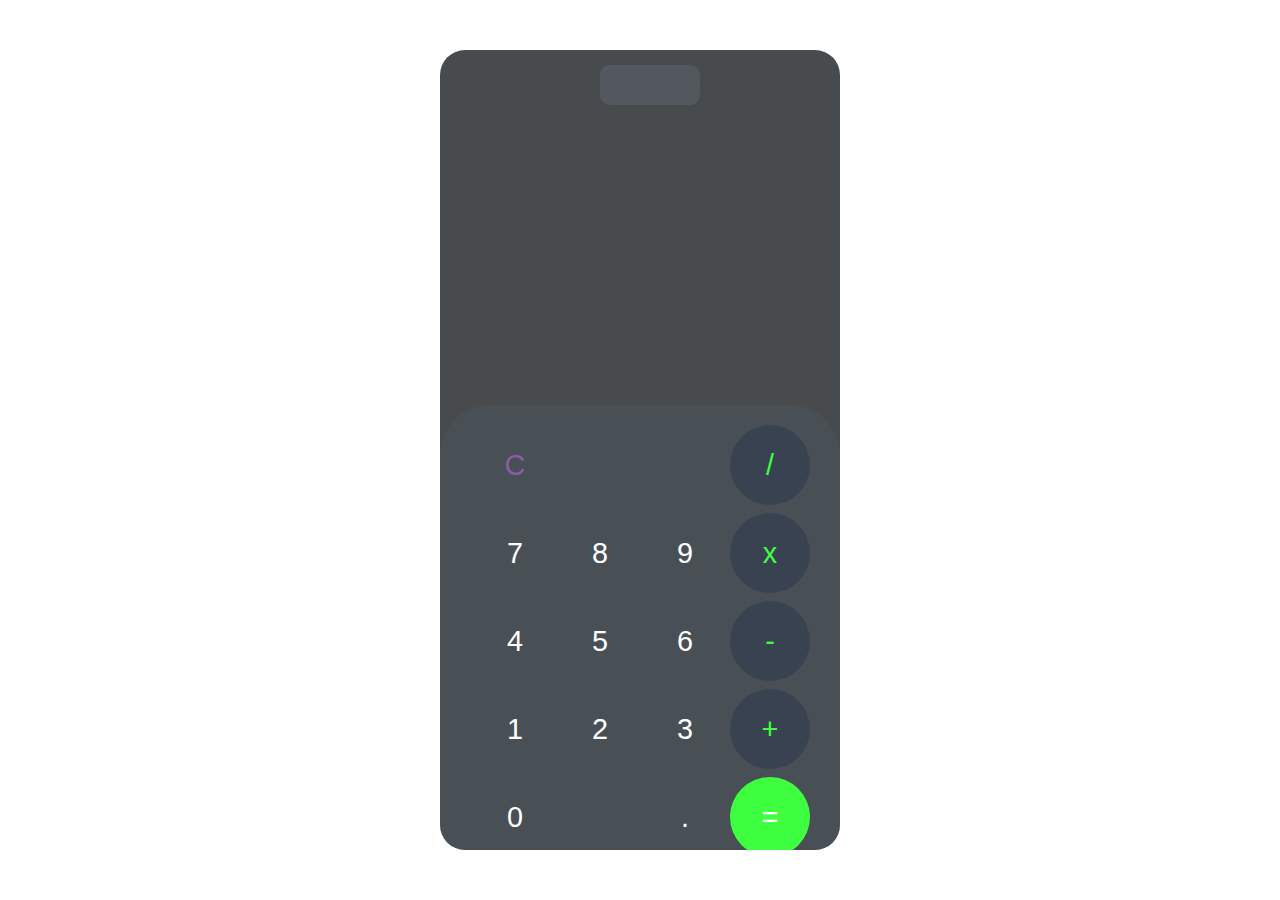
<file: Calculadora/index.html>
<!DOCTYPE html>
<html lang="en">
<head>
    <title>Calculadora</title>
    <link rel="stylesheet" href="css/estilos.css">
    <link rel="stylesheet" href="https://use.fontawesome.com/releases/v5.15.3/css/all.css" integrity="sha384-SZXxX4whJ79/gErwcOYf+zWLeJdY/qpuqC4cAa9rOGUstPomtqpuNWT9wdPEn2fk" crossorigin="anonymous">
</head>
<body>

    <div id="Centro" >

        <div class="SeleccionColor">
           <button onclick="Claro()" class="BArriba"> <i class="fas fa-sun"></i></button>
            
          <button onclick="oscuro()" class="BArriba"> <i class="fas fa-moon Activado"></i></button>


        </div>
            <div class="arriba">

                <div id="pantalla1"></div>
                <div id="pantalla2"></div>
                
            </div>

            <div class="abajo">
                
                <form action="">

                    <input type="button" value="C" class="Botones C" onclick="borrar()">
                    <input type="button" class="Botones Nada">
                    <input type="button" class="Botones Nada">
                    <input type="button" value="/" class="Botones operaciones" onclick="agregar('/')">

                    <input type="button" value="7" class="Botones numeros" onclick="agregar(7)">
                    <input type="button" value="8" class="Botones numeros" onclick="agregar(8)">
                    <input type="button" value="9" class="Botones numeros" onclick="agregar(9)">
                    <input type="button" value="x" class="Botones operaciones" onclick="agregar('*')">

                    <input type="button" value="4" class="Botones numeros" onclick="agregar(4)">
                    <input type="button" value="5" class="Botones numeros" onclick="agregar(5)">
                    <input type="button" value="6" class="Botones numeros" onclick="agregar(6)">
                    <input type="button" value="-" class="Botones operaciones" onclick="agregar('-')">

                    <input type="button" value="1" class="Botones numeros" onclick="agregar(1)">
                    <input type="button" value="2" class="Botones numeros" onclick="agregar(2)">
                    <input type="button" value="3" class="Botones numeros" onclick="agregar(3)">
                    <input type="button" value="+" class="Botones operaciones" onclick="agregar('+')">

                    <input type="button" value="0" class="Botones numeros" onclick="agregar(0)">
                    <input type="button" class="Botones Nada">
                    <input type="button" value="." class="Botones" onclick="agregar('.')" >
                    <input type="button" value="=" class="Botones Equals" onclick="resultado()">
                
                </form>
            </div>        
    </div>
    <script src="funcionalidad/funcionalidad.js" async="true"></script>
</body>
</html>
</file>
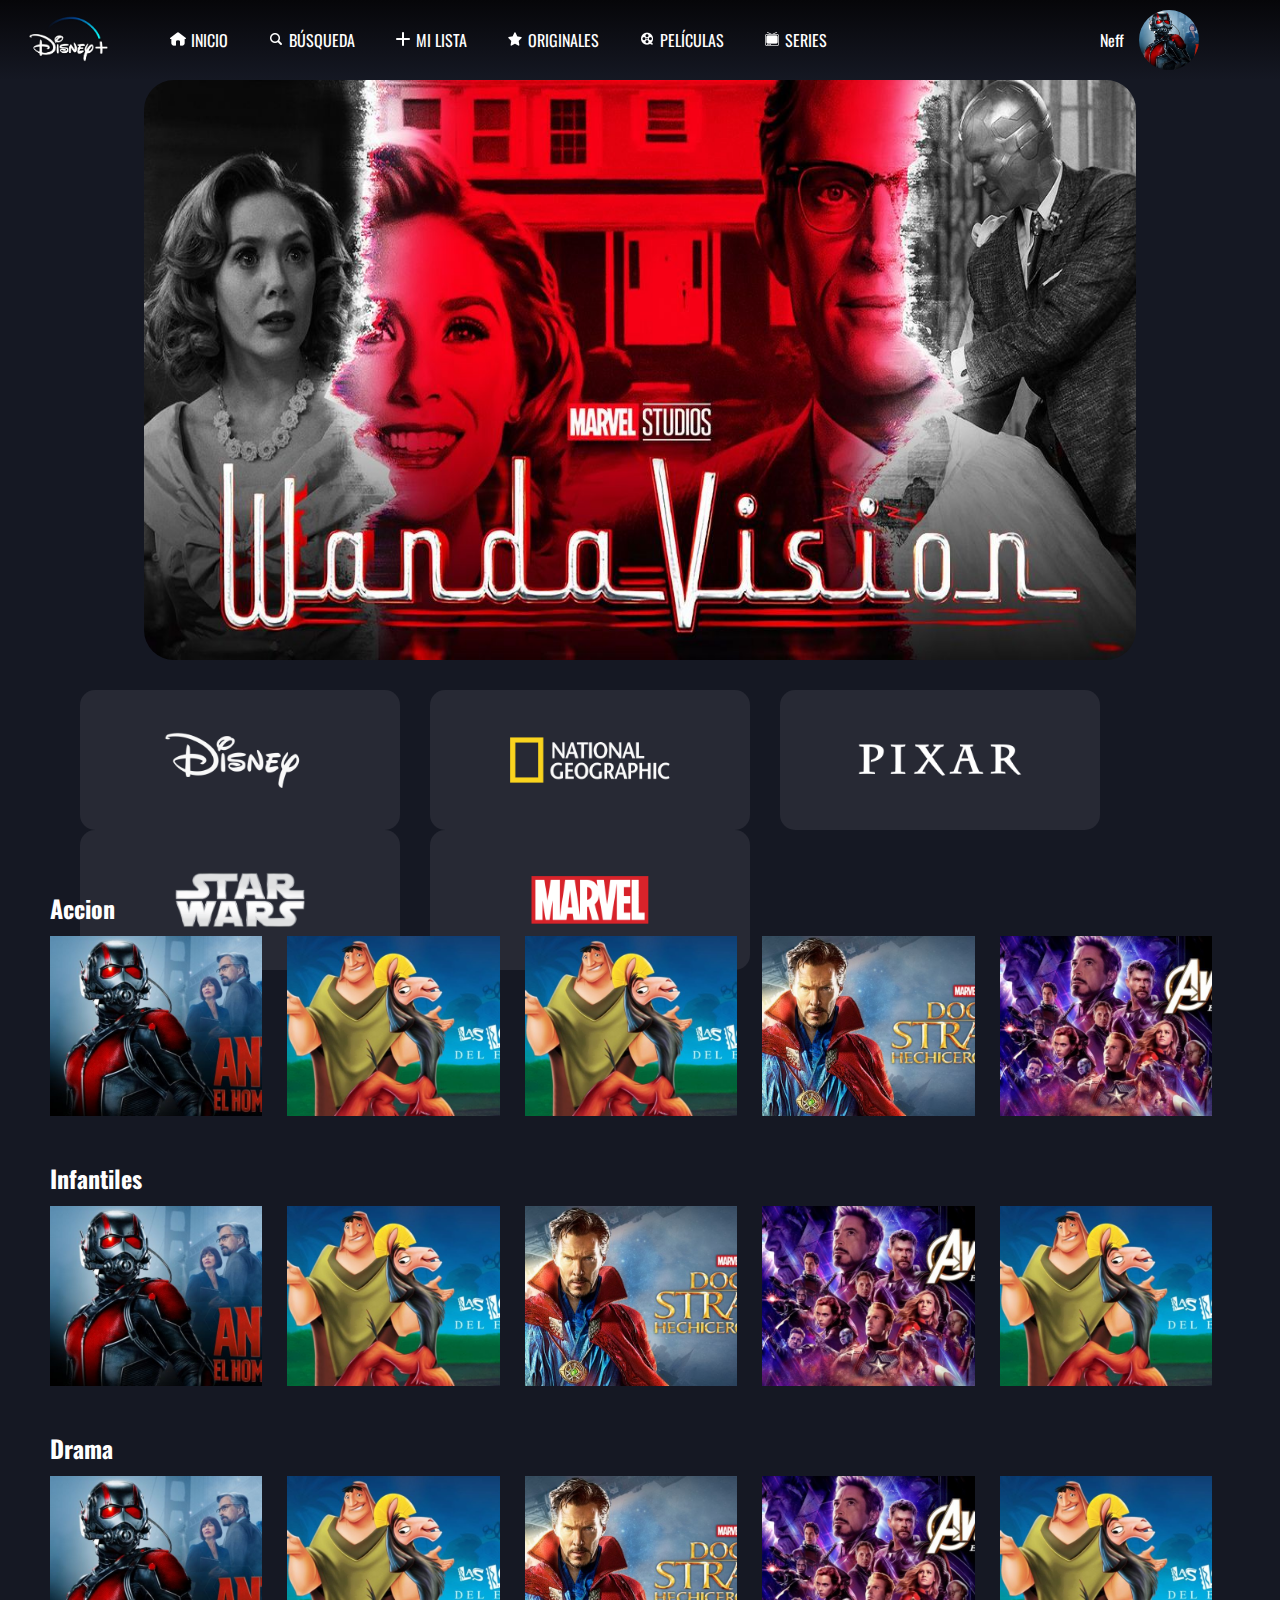
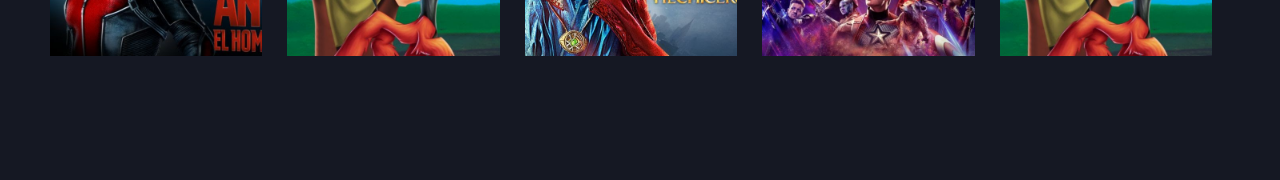
<file: disney+/index.html>
<!DOCTYPE html>
<html>
<head>
	<title>DISNEY+</title>
	<link rel="stylesheet" type="text/css" href="css/estilos.css">
	<link rel="preconnect" href="https://fonts.gstatic.com">
	<link href="https://fonts.googleapis.com/css2?family=Oswald:wght@400;500&display=swap" rel="stylesheet">
</head>
	
<body>
	<header>
		<div id="logo">
			<img src="img/logo.png">
		</div>
		<nav>
			<ul>
				<li><img src="img/h.png">inicio</li>
				<li><img src="img/b.png">búsqueda</li>
				<li><img src="img/m.png">mi lista</li>
				<li><img src="img/e.png">originales</li>
				<li><img src="img/p.png">películas</li>
				<li><img src="img/t.png">series</li>

			</ul>
		</nav>
		<div id="usuario">
			<p>Neff</p>
			<div id="usuario-img">
				<img src="img/d1.jpeg">
			</div>			
		</div>
	</header>

	<section>
		<article>
			<img src="img/s2.jpg">
		</article>
		<aside>
			<div class="temas"><img src="img/d-logo.png"></div>
			<div class="temas"><img src="img/ng.png" alt=""></div>
			<div class="temas"><img src="img/pixar.png" alt=""></div>
			<div class="temas"><img src="img/sw.png" alt=""></div>
			<div class="temas"><img src="img/marvel.png" alt=""></div>	
		</aside>
		<div id="contenido">
			<div class="contenido-dividido">
				<h3>Accion</h3>
				<div class="peliculas primero"><img src="img/d1.jpeg" alt=""></div>
				<div class="peliculas"><img src="img/d2.jpeg" alt=""></div>
				<div class="peliculas"><img src="img/d2.jpeg" alt=""></div>
				<div class="peliculas"><img src="img/d3.jpeg" alt=""></div>
				<div class="peliculas"><img src="img/d4.jpeg" alt=""></div>
			</div>
			<div class="contenido-dividido">
				<h3>Infantiles</h3>
				<div class="peliculas primero"><img src="img/d1.jpeg" alt=""></div>
				<div class="peliculas"><img src="img/d2.jpeg" alt=""></div>
				<div class="peliculas"><img src="img/d3.jpeg" alt=""></div>
				<div class="peliculas"><img src="img/d4.jpeg" alt=""></div>
				<div class="peliculas"><img src="img/d2.jpeg" alt=""></div>
			</div>
			<div class="contenido-dividido">
				<h3>Drama</h3>
				<div class="peliculas primero"><img src="img/d1.jpeg" alt=""></div>
				<div class="peliculas"><img src="img/d2.jpeg" alt=""></div>
				<div class="peliculas"><img src="img/d3.jpeg" alt=""></div>
				<div class="peliculas"><img src="img/d4.jpeg" alt=""></div>
				<div class="peliculas"><img src="img/d2.jpeg" alt=""></div>
			</div>
			
		</div>
	</section>
</body>
	
</html>
</file>
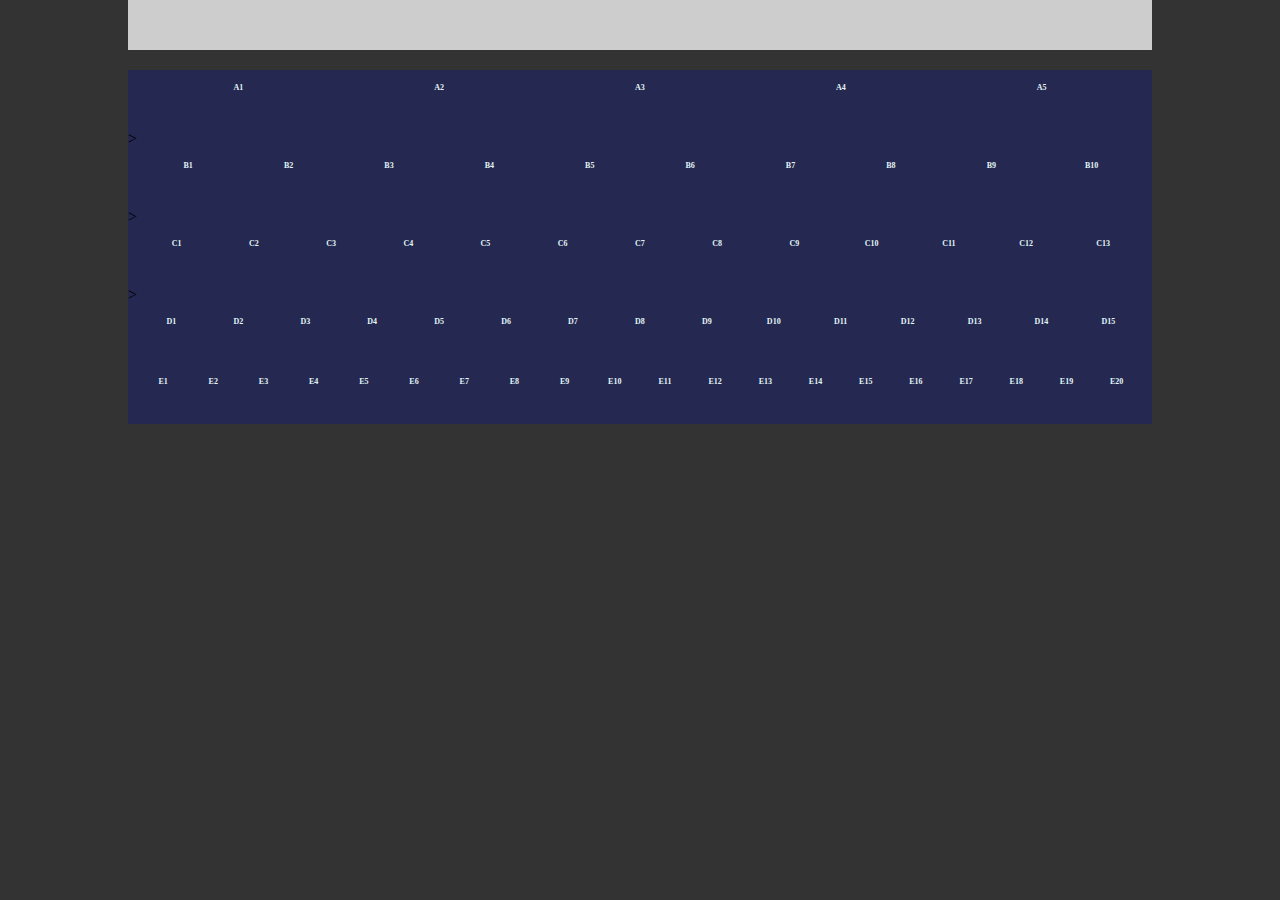
<file: Flexbox/index.html>
<!DOCTYPE html>
<html>
<head>
    <title>FlexBox</title>
    <link rel="stylesheet" type="text/css" href="css/estilos.css">
    <link rel="stylesheet" href="https://use.fontawesome.com/releases/v5.8.1/css/all.css" integrity="sha384-50oBUHEmvpQ+1lW4y57PTFmhCaXp0ML5d60M1M7uH2+nqUivzIebhndOJK28anvf" crossorigin="anonymous">
</head>
<body>
    <div class="pantalla"></div>
    <div class="contenedor">
        <div class="fila">
            <div class="asiento">
                <i class="fas fa-couch"></i> 
                <h4>A1</h4>
            </div>
            <div class="asiento">
                <i class="fas fa-couch"></i>
                <h4>A2</h4>
            </div>
            <div class="asiento">
                <i class="fas fa-couch"></i>
                <h4>A3</h4>
            </div>
            <div class="asiento">
                <i class="fas fa-couch"></i>
                <h4>A4</h4>
            </div>
            <div class="asiento">
                <i class="fas fa-couch"></i>
                <h4>A5</h4>
            </div>
        </div>>

        <div class="fila">
            <div class="asiento">
                <i class="fas fa-couch"></i>
                <h4>B1</h4>
            </div>
            <div class="asiento">
                <i class="fas fa-couch"></i>
                <h4>B2</h4>
            </div>
            <div class="asiento">
                <i class="fas fa-couch"></i>
                <h4>B3</h4>
            </div>
            <div class="asiento">
                <i class="fas fa-couch"></i>
                <h4>B4</h4>
            </div>
            <div class="asiento">
                <i class="fas fa-couch"></i>
                <h4>B5</h4>
            </div>
            <div class="asiento">
                <i class="fas fa-couch"></i>
                <h4>B6</h4>
            </div>
            <div class="asiento">
                <i class="fas fa-couch"></i>
                <h4>B7</h4>
            </div>
            <div class="asiento">
                <i class="fas fa-couch"></i>
                <h4>B8</h4>
            </div>
            <div class="asiento">
                <i class="fas fa-couch"></i>
                <h4>B9</h4>
            </div>
            <div class="asiento">
                <i class="fas fa-couch"></i>
                <h4>B10</h4>
            </div>
        </div>>

        <div class="fila">
            <div class="asiento">
                <i class="fas fa-couch"></i>
                <h4>C1</h4>
            </div>
            <div class="asiento">
                <i class="fas fa-couch"></i>
                <h4>C2</h4>
            </div>
            <div class="asiento">
                <i class="fas fa-couch"></i>
                <h4>C3</h4>
            </div>
            <div class="asiento">
                <i class="fas fa-couch"></i>
                <h4>C4</h4>
            </div>
            <div class="asiento">
                <i class="fas fa-couch"></i> 
                <h4>C5</h4>
            </div>
            <div class="asiento">
                <i class="fas fa-couch"></i>
                <h4>C6</h4>
            </div>
            <div class="asiento">
                <i class="fas fa-couch"></i>
                <h4>C7</h4>
            </div>
            <div class="asiento">
                <i class="fas fa-couch"></i>
                <h4>C8</h4>
            </div>
            <div class="asiento">
                <i class="fas fa-couch"></i>
                <h4>C9</h4>
            </div>
            <div class="asiento">
                <i class="fas fa-couch"></i> 
                <h4>C10</h4>
            </div>
            <div class="asiento">
                <i class="fas fa-couch"></i>
                <h4>C11</h4>
            </div>
            <div class="asiento">
                <i class="fas fa-couch"></i>
                <h4>C12</h4>
            </div>
            <div class="asiento">
                <i class="fas fa-couch"></i> 
                <h4>C13</h4>
            </div>
        </div>>

        <div class="fila">
            <div class="asiento">
                <i class="fas fa-couch"></i>
                <h4>D1</h4>
            </div>
            <div class="asiento">
                <i class="fas fa-couch"></i>
                <h4>D2</h4>
            </div>
            <div class="asiento">
                <i class="fas fa-couch"></i>
                <h4>D3</h4>
            </div>
            <div class="asiento">
                <i class="fas fa-couch"></i>
                <h4>D4</h4>
            </div>
            <div class="asiento">
                <i class="fas fa-couch"></i>
                <h4>D5</h4>
            </div>
            <div class="asiento">
                <i class="fas fa-couch"></i>
                <h4>D6</h4>
            </div>
            <div class="asiento">
                <i class="fas fa-couch"></i>
                <h4>D7</h4>
            </div>
            <div class="asiento">
                <i class="fas fa-couch"></i>
                <h4>D8</h4>
            </div>
            <div class="asiento">
                <i class="fas fa-couch"></i>
                <h4>D9</h4>
            </div>
            <div class="asiento">
                <i class="fas fa-couch"></i>
                <h4>D10</h4>
            </div>
            <div class="asiento">
                <i class="fas fa-couch"></i>
                <h4>D11</h4>
            </div>
            <div class="asiento">
                <i class="fas fa-couch"></i>
                <h4>D12</h4>
            </div>
            <div class="asiento">
                <i class="fas fa-couch"></i>
                <h4>D13</h4>
            </div>
            <div class="asiento">
                <i class="fas fa-couch"></i>
                <h4>D14</h4>
            </div>
            <div class="asiento">
                <i class="fas fa-couch"></i>
                <h4>D15</h4>
            </div>
        </div>
        <div class="fila">
            <div class="asiento">
                <i class="fas fa-couch"></i> 
                <h4>E1</h4>
            </div>
            <div class="asiento">
                <i class="fas fa-couch"></i>
                <h4>E2</h4>
            </div>
            <div class="asiento">
                <i class="fas fa-couch"></i>
                <h4>E3</h4>
            </div>
            <div class="asiento">
                <i class="fas fa-couch"></i>
                <h4>E4</h4>
            </div>
            <div class="asiento">
                <i class="fas fa-couch"></i>
                <h4>E5</h4>
            </div>
            <div class="asiento">
                <i class="fas fa-couch"></i> 
                <h4>E6</h4>
            </div>
            <div class="asiento">
                <i class="fas fa-couch"></i>
                <h4>E7</h4>
            </div>
            <div class="asiento">
                <i class="fas fa-couch"></i>
                <h4>E8</h4>
            </div>
            <div class="asiento">
                <i class="fas fa-couch"></i>
                <h4>E9</h4>
            </div>
            <div class="asiento">
                <i class="fas fa-couch"></i>
                <h4>E10</h4>
            </div><div class="asiento">
                <i class="fas fa-couch"></i> 
                <h4>E11</h4>
            </div>
            <div class="asiento">
                <i class="fas fa-couch"></i>
                <h4>E12</h4>
            </div>
            <div class="asiento">
                <i class="fas fa-couch"></i>
                <h4>E13</h4>
            </div>
            <div class="asiento">
                <i class="fas fa-couch"></i>
                <h4>E14</h4>
            </div>
            <div class="asiento">
                <i class="fas fa-couch"></i>
                <h4>E15</h4>
            </div><div class="asiento">
                <i class="fas fa-couch"></i> 
                <h4>E16</h4>
            </div>
            <div class="asiento">
                <i class="fas fa-couch"></i>
                <h4>E17</h4>
            </div>
            <div class="asiento">
                <i class="fas fa-couch"></i>
                <h4>E18</h4>
            </div>
            <div class="asiento">
                <i class="fas fa-couch"></i>
                <h4>E19</h4>
            </div>
            <div class="asiento">
                <i class="fas fa-couch"></i>
                <h4>E20</h4>
            </div>
        </div>
    </div>
    
</body>
</html>
</file>
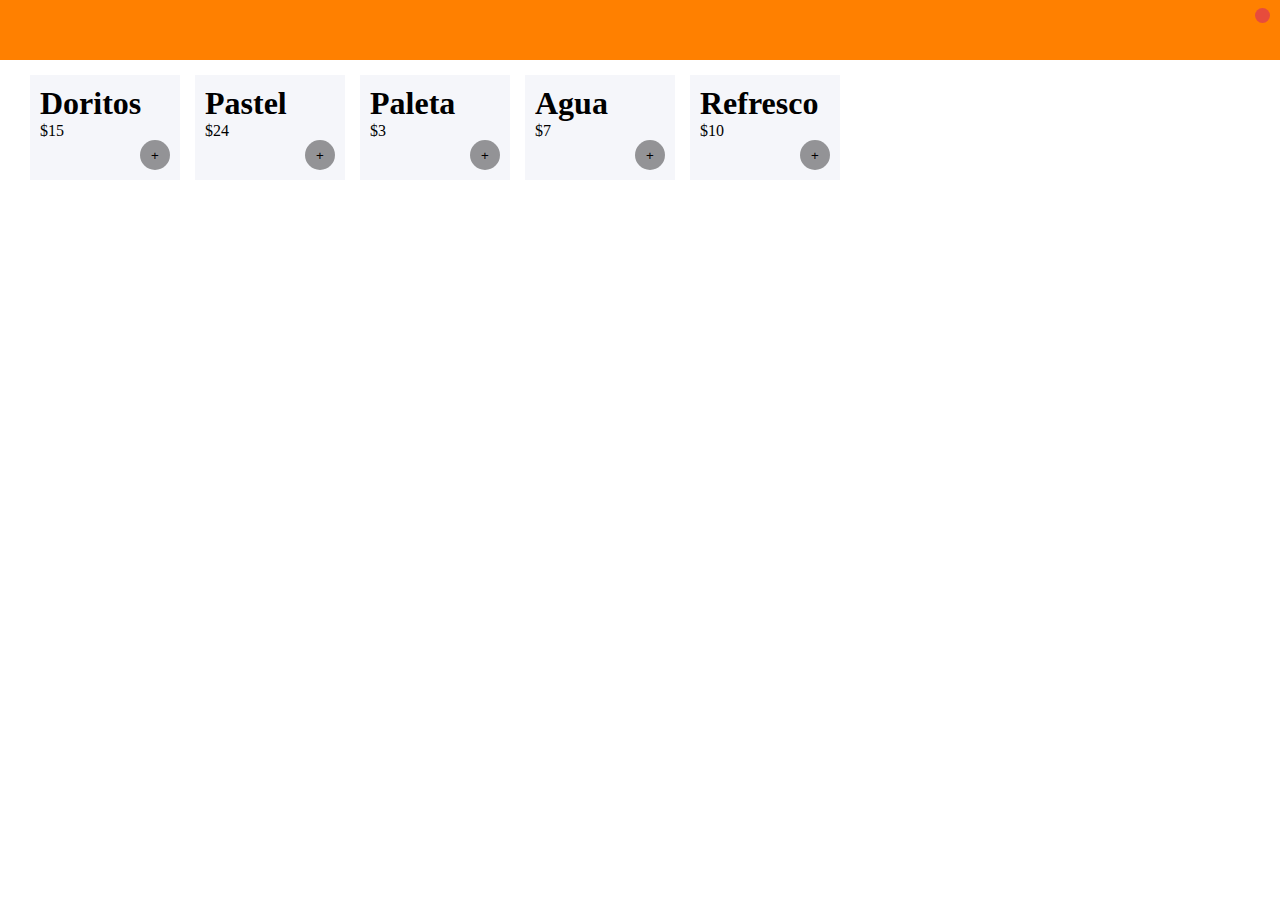
<file: Tienda/index.html>
<!DOCTYPE html>
<html lang="en">
<head>
    <link rel="stylesheet" href="estilos.css">
    <script src="funciones.js" async="true"></script>
    <link rel="stylesheet" href="https://use.fontawesome.com/releases/v5.15.3/css/all.css" integrity="sha384-SZXxX4whJ79/gErwcOYf+zWLeJdY/qpuqC4cAa9rOGUstPomtqpuNWT9wdPEn2fk" crossorigin="anonymous">
    <title>Tienda</title>
</head>
<body>

    <header><i onclick="visibilidad()" class="fas fa-shopping-cart"></i><s></s>
    </header>

    <nav></nav>

    <section></section>

</body>
</html>
</file>
<file: Calculadora/css/estilos.css>
*{
    margin:0px;
    padding:0px;

}

:root{
    --gris-bg: #474b4e;
    --blanco: white;
    --blanco-bg:#f5f5f5;
    --verde:#3eff3f;
    --Botones-O:rgba(87,101,116,.2);
    --operaciones: #394251 ;
    --gris-fondo: #9c9c9c;
}



.Botones{
    width: 80px;
    height: 80px;
    float: left;
    background-color: transparent;
    border-style: none;
    border-radius: 50%;
    text-align: center;
    line-height: 80px;
    color:var(--blanco);
    font-size: 1.8em;
    font-weight: 400;
    margin-left: 5px;
    margin-bottom: 8px;
    cursor: pointer;
}


        .Botones:hover{
            background-color: var(--Botones-O) ;
        }


#Centro{
    background-color: var(--gris-bg);
    width: 400px;
    height: 800px;
    position: fixed;
    top: 50%;
    margin-top: -400px;
    left: 50%;
    margin-left: -200px;
    border-radius: 25px;
    overflow: hidden;
}
body{
    z-index: 100;
}


    .Oscuro{
    background-color: var(--gris-fondo);

    }

    .Claro{
        background: var(--blanco) !important ;
    }
    .toscuro{
        color: var(--blanco-bg);
    }

    .tclaro{
        color: black;
    }
    
  

    .Activado{
       color: white !important;
    }


        .BArriba{
            background-color: transparent;
            border-style: none;
            width: 48px;
        }


        .arriba{
            width: 100%;
            height: 300px;
            box-sizing: border-box;
            float: left;
            position: relative;
        
        }
            #pantalla1, #pantalla2{
                width: 100%;
                height: 20px;
                position: relative;
                padding: 5%;
                float: right;
                text-align: end;
            }
                #pantalla1{
                    margin-top: 40%;
                    color: var(--gris-fondo);
                    font-size: 2.4em;
                    
                }
                #pantalla2{
                    color: var(--verde);
                    font-size: 1.8em;
                }

                
            .SeleccionColor{
                width:100px;
                height: 40px;
                position: relative;
                background-color: rgba(128, 142, 155, .2);
                box-sizing: border-box;
                margin-left: 160px;
                margin-top: 15px;
                border-radius: 10px;
                text-align: center;

            }
                .fas{
                    
                    font-size: 20px;
                    position: relative;
                    float: left;
                    margin-left: 15px;
                    margin-top:10px;
                }

        .abajo{
        
            width: 100%;
            height: 500px;
            box-sizing: border-box;
            position: relative;
            float: left;
            display: flex;
            flex-wrap: wrap;
            background-color:var(--Botones-O) ;
            border-radius: 50px;
            padding: 20px;
            padding-left: 30px;
        
        }
            .operaciones{
                background-color: var(--operaciones) ;
                color:var(--verde);
                font-weight: 300 ;
            }

            .Equals{
                background-color: var(--verde) ;
            }
            
            .C{
                color: #8F5AA8 ;
                font-weight: 300 ;
            }
            
            .Nada:hover{
                background-color:transparent;
                cursor:auto;
            }

.Izquierda{
    width: 10%;
    height: 1000px;
    position: relative;
    float: left;
}
</file>
<file: disney+/css/estilos.css>
*{
	margin: 0px;
	padding: 0px;
	font-family: 'Oswald', sans-serif;
}

header{
	width: 100%;
	height: 80px;
	background: linear-gradient(#060609, #151823);
	position: relative;
	float: left;
}
	
	#logo, nav, #usuario{
		position: relative;
		float: left;
		height: 100%;
	}
	
	#logo{
		width: 150px;
		padding: 15px 25px;
		box-sizing: border-box;
		cursor: pointer;
	}

		#logo>img{
			height: 100%;
		}

	nav{
		width: calc(100% - 350px); 
	}
		ul{
			height: 100%;
			list-style: none;
		}

		li{
			position: relative;
			float: left;
			padding-left: 20px;
			padding-right: 20px;
			box-sizing: border-box;
			height: 100%;
			line-height: 80px; /*Especificar el lugar del texto en lo vertical*/
			color: white;
			text-transform: uppercase; /*transformar texto a mayusculas*/
			font-size: 16px;
			cursor: pointer;
		}

		li>img{
			height: 16px;
			filter: invert(100%);
			margin-right: 5px;

		}

	#usuario{
		width: 200px;
		padding: 10px 20px;
		box-sizing: border-box; 
	}

		p{
			color: white;
			font-size: 16px;
			position: relative;
			float: left;
			line-height: 60px;
			margin-right: 15px;
		}

		#usuario-img{
			height: 100%;
			width: 60px;
			border-radius: 50%;
			position: relative;
			float: left;
			background-color: yellow;
			overflow: hidden;
		}

		#usuario-img>img{
			height: 100%;
		}

section{
	width: 100%;
	background-color: #151823;
	position: relative;
	float: left;
	padding-bottom: 50px;
	padding-right: 20px;
	padding-left: 20px;
	box-sizing: border-box; /*Mantiene el tamaño original*/ 
}
	article,aside,#contenido{
		width: 100%;
		position: relative;
		float: left;
	}
	article{
		width: 80% 	!important;
		height: 580px;
		border-radius: 30px;
		overflow: hidden;
		margin-left: 10%;
		cursor: pointer;

	}

		article>img{
			height: 100%;
			width: 100%;
		}
	aside{
		height: 200px;
		padding: 30px;
		box-sizing: border-box;
	}

		.temas{
			width: 320px;
			height: 100%;
			background: #272934;
			position: relative;
			float: left;
			margin-left: 30px;
			border-radius: 15px;
			border: 4px #3C3D46;
			box-sizing: border-box;
			text-align: center;/*centra texto o elementos que no se comportan como cajas/objetos*/
			cursor: pointer;
		}
			.temas>img{
				height: 100%;

			}

	#contenido{
		padding: 30px;
		box-sizing: border-box;
	}

		.contenido-dividido{
			height: 250px;
			margin-bottom: 20px;
		}

		.contenido-dividido>h3{ /*Nos referimos a un elemento que esta justo dentro del anterior*/
			color: #fff;
			font-size: 24px;
		}
			.peliculas{
				width: 18%;
				height: 180px;
				margin-top: 10px;
				margin-left: 25px;
				position: relative;
				float: left;
				overflow: hidden;
				cursor: pointer;
			}
			.primero{
				margin-left: 0px;
			}
			.peliculas>img{
				height: 100%;/**/
			}
</file>
<file: Flexbox/css/estilos.css>
*{
    margin: 0px;
    padding: 0px;
}
html{
    background-color: #333333;
}
.pantalla{
    width: 80%;
    height: 50px;
    position: fixed;
    top: 0px;
    margin-left: 10%; 
    background-color: #cdcdcd;
}
.contenedor{
    position: fixed;
    top: 50px;
    width: 80%;
    margin-left: 10%;
    margin-top: 20px;
    background-color: #252850;
}
    .fila{
        width: 100%;
        height: 60px;
        display: flex;
        padding: 10px;
        box-sizing: border-box;
        justify-content: space-around;
    }
    .asiento{
        width: 50px;
        height: 100%;
        color: #e1f5f7;
        text-align: center;
        line-height: 15px;
        cursor: pointer;
        transition: .2s all;
    }
        .asiento>i{
            font-size: 1em;
        }
        .asiento>h4{
           font-size: .5em; 
        }
    .asiento:hover{
        color: #ffba81;
    }
</file>
<file: Tienda/estilos.css>
*{
	margin: 0px;
	padding: 0px;
}
header{
	background: #ff8000;
	width: 100%;
	height: 60px;
	position: relative;
	float: left;
	line-height: 60px;
	text-align: right;
	padding-right: 20px;
	box-sizing: border-box;
	color: white;
	font-size: 30px;
}
header>i{
	cursor: pointer;
}
s{
	background: #e74c3c;
	width: 15px;
	height: 15px;
	font-size: 10px;
	border-radius: 50px;
	position: absolute;
	right: 10px;
	top: 8px;
	line-height: 15px;
	text-align: center;
	text-decoration: none;
	font-weight: bolder;
}
nav{
	height: calc(100% - 60px);
	width: 300px;
	position: fixed;
	top: 60px;
	right: -300px;
	background: #ecf0f1;
	transition: .2s all;
}
	

.visible{
		right: 0px !important;
}
section{
	width: 100%;
	padding: 15px;
	box-sizing: border-box;
	transition: .2s all;
}
.sn{
	width: calc(100% - 300px) !important;
}
div{
	position: relative;
	float: left;
	width: 150px;
	background:#f5f6fa;
	padding: 10px;
	box-sizing: border-box;
	margin-left: 15px;
	margin-top: 15px;
}
button{
	width: 30px;
	height: 30px;
	border: none;
	border-radius: 50%;
	float: right;
	cursor: pointer;
	background:rgba(0,0,0,.4);
}

#lista{
    width: 90%;
    float: left;
}
</file>
